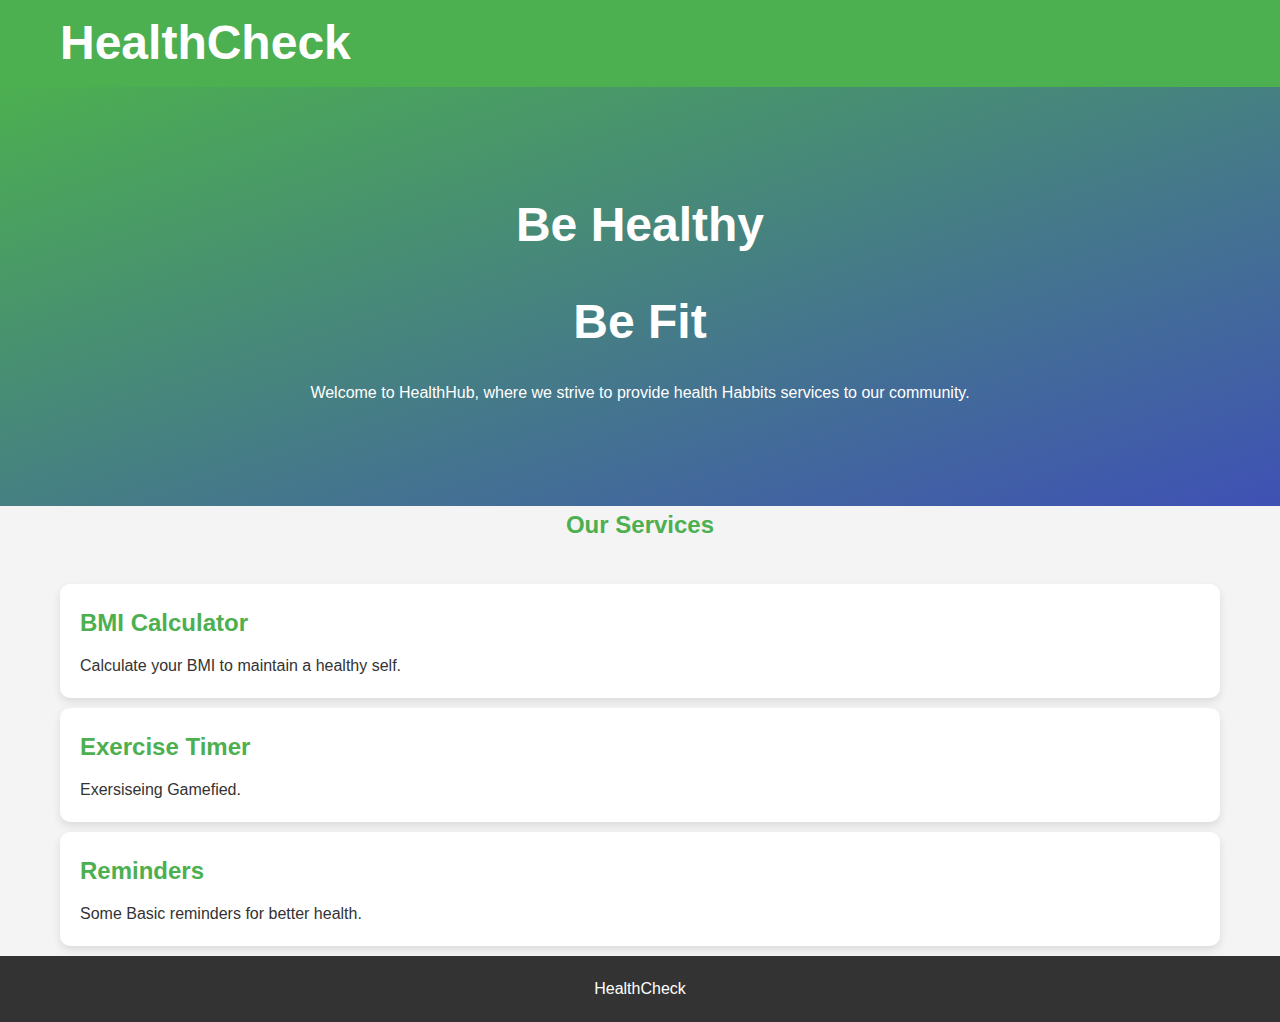
<file: Index.html>
<!DOCTYPE html>
<html lang="en">
<head>
  <meta charset="UTF-8">
  <meta name="viewport" content="width=device-width, initial-scale=1.0">
  <title>HealthCheck</title>
  <link rel="stylesheet" href="index.css">
  <link rel="stylesheet" href="https://cdnjs.cloudflare.com/ajax/libs/animate.css/4.1.1/animate.min.css">
</head>
<body>
  <header>
    <div class="container">
      <h1 class="animate__animated animate__fadeInDown">HealthCheck</h1>
    </div>
  </header>

  <section class="Main">
    <div class="container">
      <h2 class="animate__animated animate__fadeInUp">Be Healthy</h2>
      <h2 class="animate__animated animate__fadeInUp">Be Fit</h2>
      <p class="animate__animated animate__fadeInUp">Welcome to HealthHub, where we strive to provide health Habbits services to our community.</p>
    </div>
  </section>

  <section class="services">
    <div class="container">
      <h2 class="Title">Our Services</h2>
      <div class="service">
        <a href = "bmi_calculator.html" style="text-decoration:none">
          <h3>BMI Calculator</h3>
          <p>Calculate your BMI to maintain a healthy self.</p>
        </a>
      </div>
      <div class="service">
        <a href = "Timer.html" style="text-decoration:none">
          <h3>Exercise Timer</h3>
          <p>Exersiseing Gamefied.</p>
        </a>
      </div>
      <div class="service">
        <a href = "Reminder.html" style="text-decoration:none">
          <h3>Reminders</h3>
          <p>Some Basic reminders for better health.</p>
        </a>
      </div>
    </div>
  </section>

  <footer>
    <div class="container">
      <p>HealthCheck</p>
    </div>
  </footer>
</body>
</html>
</file>
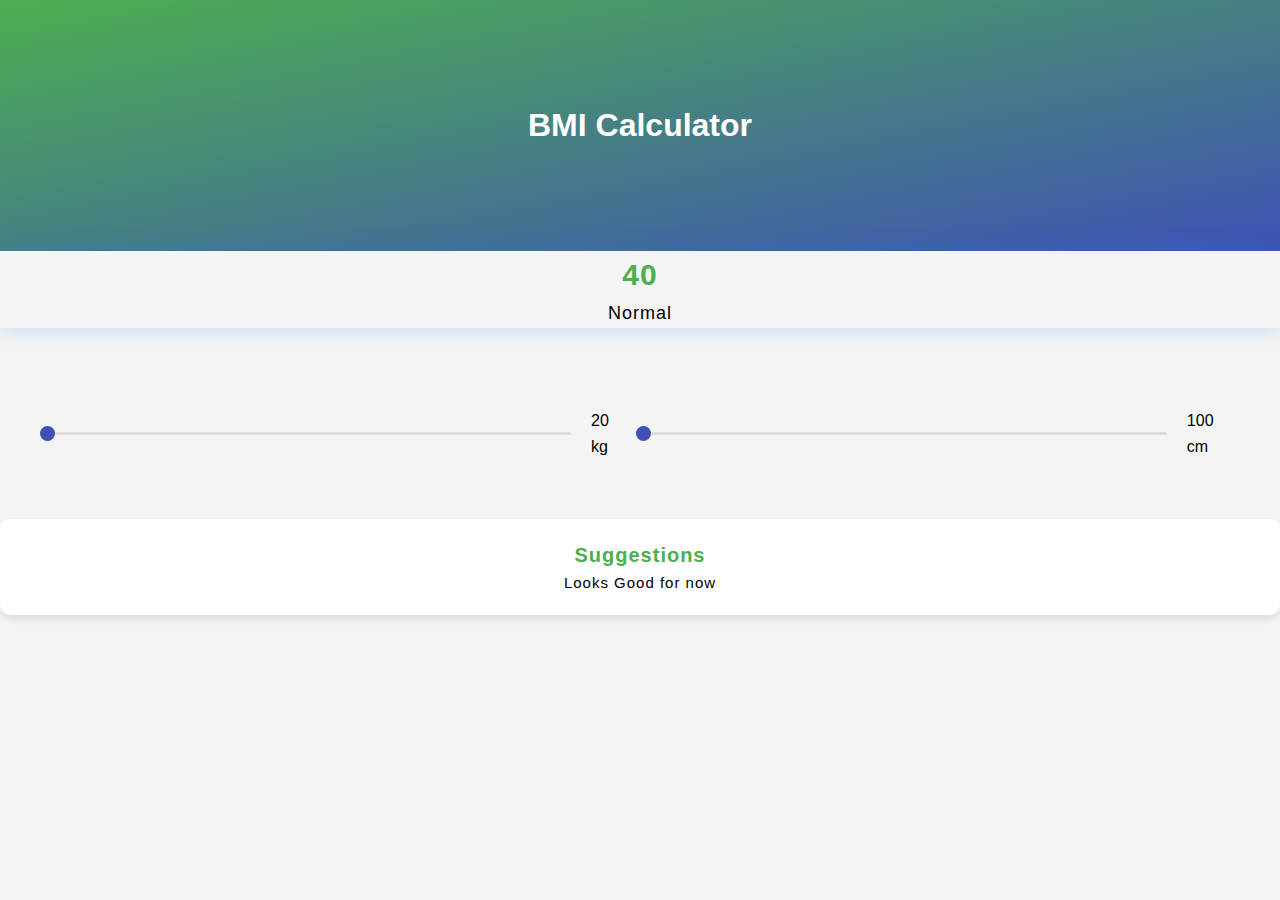
<file: bmi_calculator.html>
<!DOCTYPE html>
<html lang="en">
<head>
  <meta charset="UTF-8">
  <meta name="viewport" content="width=device-width, initial-scale=1.0">
  <title>HealthCheck</title>
  <link rel="stylesheet" href="index.css">
  <link rel="stylesheet" href="https://cdnjs.cloudflare.com/ajax/libs/animate.css/4.1.1/animate.min.css">
  <script src="main.js"></script>
</head>
<body>
    <div class="Main">
        <h1 class="animate__animated animate__fadeInDown">BMI Calculator</h1>
    </div>
    <div class="Display">
        <p class="animate__animated animate__fadeInUp" id="result">40</p>
        <p class="animate__animated animate__fadeInUp" id="type">Normal</p>
    </div>
    <div class="container2">
        <input class="animate__animated animate__fadeInUp" type="range" min="20" max="200" value="20" id="weight" oninput="calculate()">
        <span id="weight-val">20 kg</span>
        <input class="animate__animated animate__fadeInUp" type="range" min="100" max="250" value="100" id="height" oninput="calculate()">
        <span id="height-val">100 cm</span>
    </div>
    <div class="suggestions">
        <p class="animate__animated animate__fadeInUp" id="header">Suggestions<p>
        <div class="animate__animated animate__fadeInUp" id="Data">Looks Good for now</div>
    </div>
</body>
</html>
</file>
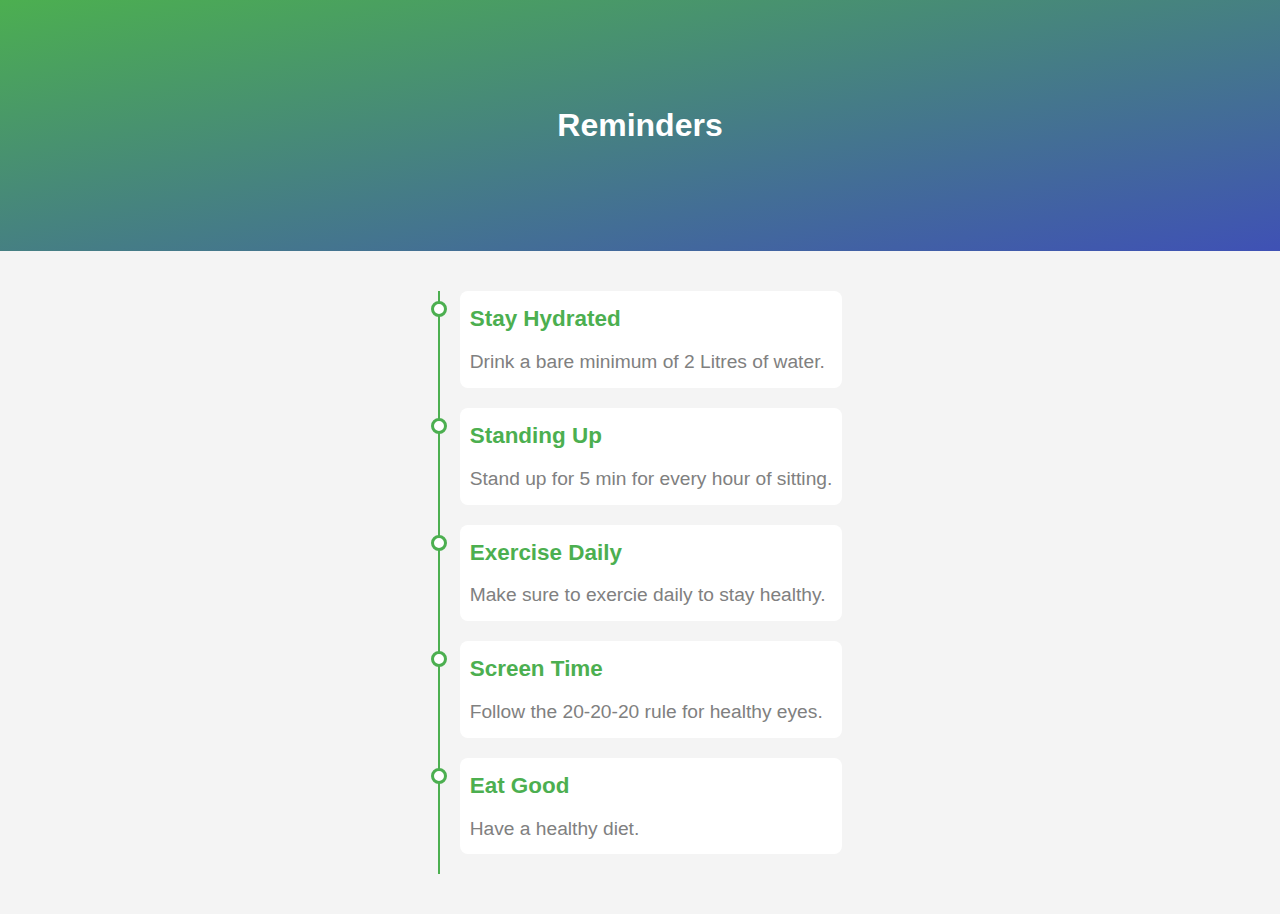
<file: Reminder.html>
<!DOCTYPE html>
<html lang="en">
<head>
  <meta charset="UTF-8">
  <meta name="viewport" content="width=device-width, initial-scale=1.0">
  <title>HealthCheck</title>
  <link rel="stylesheet" href="index.css">
  <link rel="stylesheet" href="https://cdnjs.cloudflare.com/ajax/libs/animate.css/4.1.1/animate.min.css">
</head>
<body>
    <div class="Main">
      <h1 class="animate__animated animate__fadeInDown">Reminders</h1>
    </div>
    <div class="timeline">
      <div class="outer">
        <div class="card">
          <div class="info">
            <h3 class="title">Stay Hydrated</h3>
            <p>Drink a bare minimum of 2 Litres of water.</p>
          </div>
        </div>
        <div class="card">
          <div class="info">
            <h3 class="title">Standing Up</h3>
            <p>Stand up for 5 min for every hour of sitting.</p>
          </div>
        </div>
        <div class="card">
          <div class="info">
            <h3 class="title">Exercise Daily</h3>
            <p>Make sure to exercie daily to stay healthy.</p>
          </div>
        </div>
        <div class="card">
          <div class="info">
            <h3 class="title">Screen Time</h3>
            <p>Follow the 20-20-20 rule for healthy eyes.</p>
          </div>
        </div>
        <div class="card">
          <div class="info">
            <h3 class="title">Eat Good</h3>
            <p>Have a healthy diet.</p>
          </div>
        </div>
      </div>
    </div>
</body>
</html>
</file>
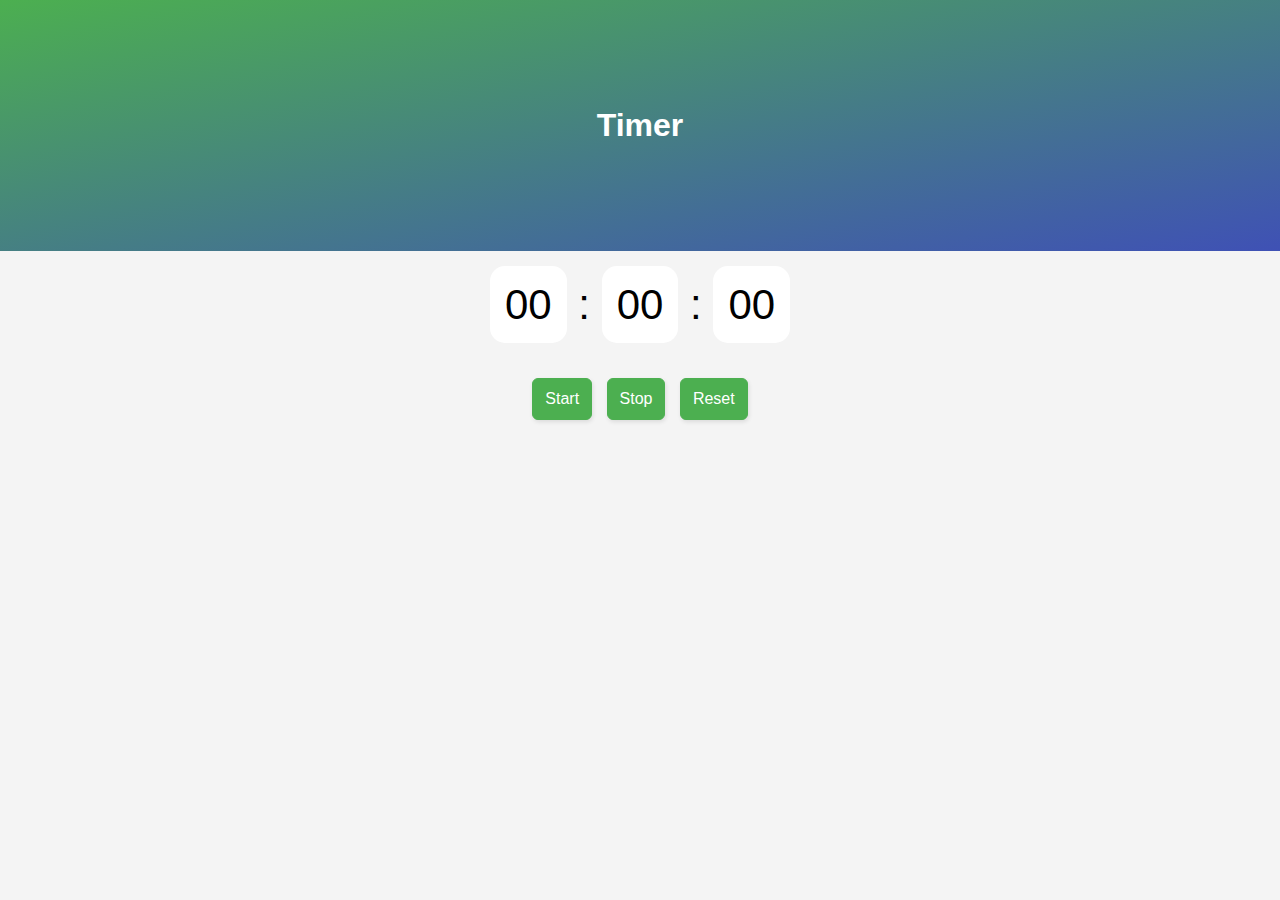
<file: Timer.html>
<!DOCTYPE html>
<html lang="en">
<head>
  <meta charset="UTF-8">
  <meta name="viewport" content="width=device-width, initial-scale=1.0">
  <title>HealthCheck</title>
  <link rel="stylesheet" href="index.css">
  <link rel="stylesheet" href="https://cdnjs.cloudflare.com/ajax/libs/animate.css/4.1.1/animate.min.css">
</head>
<body>
    <div class="Main">
        <h1 class="animate__animated animate__fadeInDown">Timer</h1>
    </div>
    <div class="animate__animated animate__fadeInUp">
        <div class="stopwatch">
            <span id="hours">00</span>
            :
            <span id="minutes">00</span>
            :
            <span id="seconds">00</span>
        </div>
        <div class="Buttons">
            <button id="Start">Start</button>
            <button id="Stop">Stop</button>
            <button id="Reset">Reset</button>
        </div>
    </div>
    <script src="main.js"></script>
    <script>
        document.getElementById('Start').addEventListener("click", startTimer);
        document.getElementById('Stop').addEventListener("click", stopTimer);
        document.getElementById('Reset').addEventListener("click", resetTimer);
    </script>
</body>
</html>
</file>
<file: index.css>
* {
    margin: 0;
    padding: 0;
    box-sizing: border-box;
  }

  body {
    font-family: Arial, sans-serif;
    line-height: 1.6;
    background-color: #f4f4f4;
  }
  
  .container {
    max-width: 1200px;
    margin: 0 auto;
    padding: 0 20px;
  }
  
  header {
    background-color: #4CAF50;
    color: #fff;
    padding: 5px 0;
  }
  
  header h1 {
    font-size: 3em;
  }
  
  .Main {
    background-image: linear-gradient(to right bottom, #4CAF50, #3F51B5);
    color: #fff;
    text-align: center;
    padding: 100px 0;
  }
  
  .Main h2 {
    font-size: 3em;
    margin-bottom: 20px;
  }

  .services h2 {
    text-align: center;
    margin-bottom: 40px;
    color: #4CAF50;
  }
  
  .service {
    background-color: #ffffff;
    border-radius: 10px;
    box-shadow: 0 4px 8px rgba(0,0,0,0.1);
    padding: 20px;
    color: #4CAF50;
    margin-bottom: 10px;
  }

  .service p {
    color: #333333;
  }

  .service h3 {
    font-size: 1.5em;
    margin-bottom: 10px;
    color: #4CAF50;
  }
  
  /* Footer */
  footer {
    background-color: #333;
    color: #fff;
    text-align: center;
    padding: 20px 0;
  }

  /* BMI FILE */
  .Display {
    box-shadow: 0 0 20px rgba(0,139,253,0.25);
    margin-bottom: 60px;
  }

  #result {
    font-size: 30px;
    font-weight: 700;
    letter-spacing: 1px;
    text-align: center;
    color: #4CAF50;
  }

  #type {
    font-size: 18px;
    text-align: center;
    letter-spacing: 1px;
  }

  .container2{
    display:flex;
    align-items: center;
    margin-bottom: 40px;
    margin-left: 40px;
    margin-right: 40px;
  }

  .container2 span {
    max-width: 5x;
    padding: 20px;
  }

  input[type="range"]{
    width: 70%;
    height: 3.5px;
    -webkit-appearance: none;
    appearance: none;
    background-color: #dcdcdc;
    border-radius: 3px;
    outline: none;
  } 

  input[type="range"]::-webkit-slider-thumb{
    -webkit-appearance: none;
    appearance: none;
    height: 15px;
    width: 15px;
    background-color: #3F51B5;
    border-radius: 50%;
    cursor: pointer;
  }

  .suggestions {
    background-color: #ffffff;
    border-radius: 10px;
    box-shadow: 0 4px 8px rgba(0,0,0,0.1);
    padding: 20px;
  }

  #header {
    color: #4CAF50;
    font-size: 20px;
    font-weight: 700;
    letter-spacing: 1px;
    text-align: center;
  }

  #Data {
    font-size: 15px;
    letter-spacing: 1px;
    text-align: center;
  }

  /* Timer */
  .stopwatch {
    font-size: 42px;
    padding: 20px;
    text-align: center;
  }
   
  #minutes, #seconds, #hours {
    background: white;
    padding: 15px;
    border-radius: 15px;
  }
  
  .Buttons {
    padding: 20px;
    text-align: center;
    word-spacing: 10px;
  }

  #Start, #Stop, #Reset {
    background: #4CAF50;
    border: 1px solid #4CAF50;
    border-radius: 6px;
    box-shadow: rgba(0, 0, 0, 0.1) 1px 2px 4px;
    box-sizing: border-box;
    color: #FFFFFF;
    cursor: pointer;
    font-family: nunito,roboto,proxima-nova,"proxima nova",sans-serif;
    font-size: 16px;
    line-height: 16px;
    padding: 12px;
    text-align: center;
  }

  #Start:hover, #Stop:hover, #Reset:hover,
  #Start:active , #Stop:active, #Reset:active {
    background-color: initial;
    background-position: 0 0;
    color: #4CAF50;
  }

  /* Reminder */
  .timeline {
    background: var(--primary-color);
    display: flex;
    justify-content: center;
    margin: 20px auto;
    padding: 20px;
  }

  .outer {
    border-left: 2px solid #4CAF50;
    align-items: center;
  }

  .card {
    position: relative;
    margin: 0 0 20px 20px;
    padding: 10px;
    background: white;
    color: gray;
    border-radius: 8px;
    max-width: 400px;
  }
  
  .info {
    display: flex;
    flex-direction: column;
    gap: 10px;
    font-size: larger;
  }

  .title {
    color: #4CAF50;
    position: relative;
  }
  
  .title::before {
    content: "";
    position: absolute;
    width: 10px;
    height: 10px;
    background: white;
    border-radius: 999px;
    left: -39px;
    border: 3px solid #4CAF50;
  }
</file>
